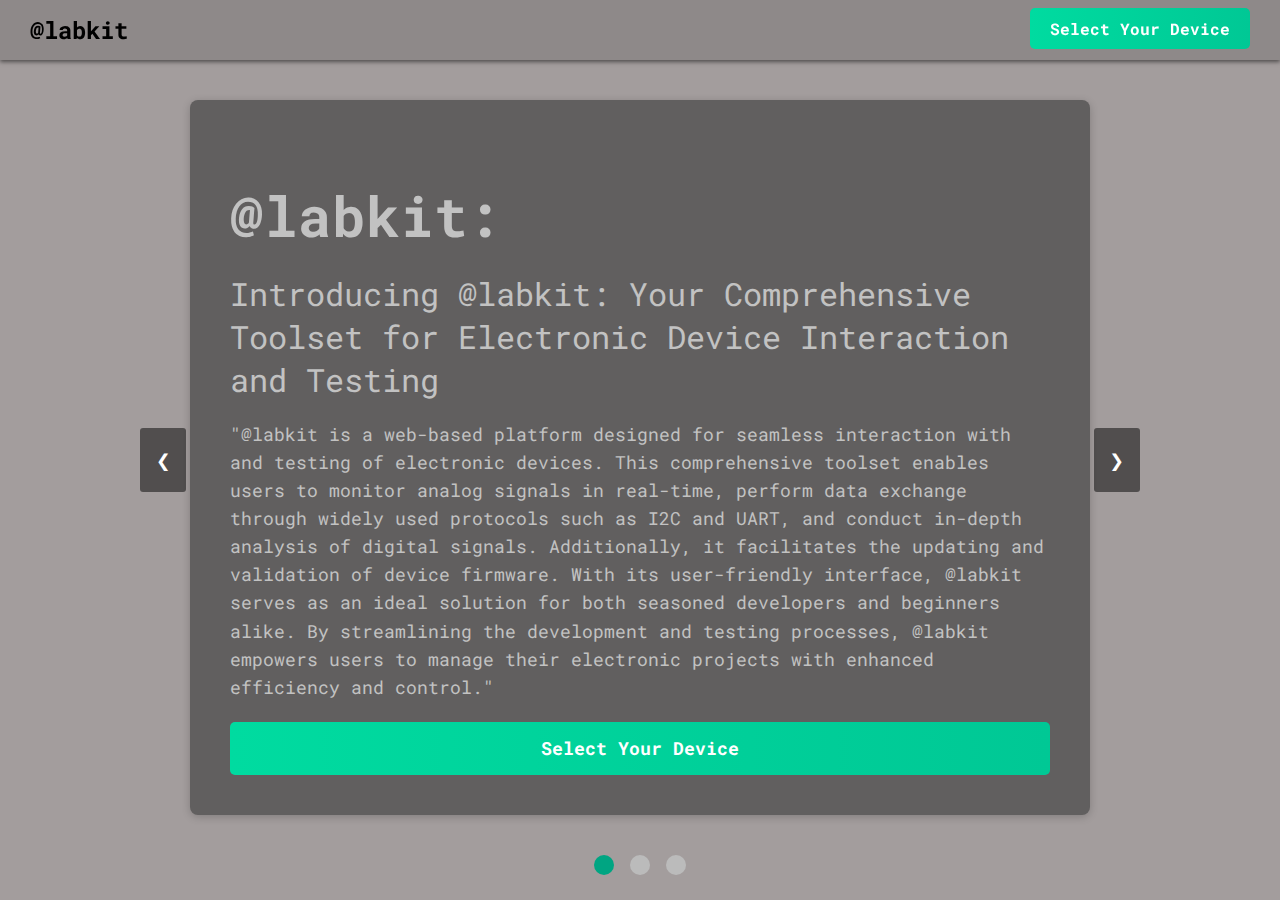
<file: index.html>
<!DOCTYPE html>
<html lang="en">
  <head>
    <meta charset="UTF-8" />
    <meta name="viewport" content="width=device-width, initial-scale=1.0" />
    <title>@labkit: Interactive I2C Interface</title>
    <link rel="shortcut icon" href="/public/favicon.ico" type="image/x-icon" />
    <link rel="icon" href="/public/favicon.ico" type="image/x-icon" />
    <link
      rel="stylesheet"
      href="https://fonts.googleapis.com/css2?family=Roboto+Mono:wght@400;700&display=swap"
    />
    <link rel="stylesheet" href="/public/styles.css" />
  </head>
  <body>
    <nav class="navbar">
      <div class="navbar-logo">
        <a href="index.html">@labkit</a>
      </div>
      <div class="navbar-button">
        <a href="Pages/deviceSelection.html" class="button"
          >Select Your Device</a
        >
      </div>
    </nav>

    <!-- Slideshow container -->
    <div class="slideshow-container">
      <!-- Slide 1 -->
      <div class="mySlide fade">
        <div class="container-slideshow">
          <div class="content">
            <h1>
              @labkit:
              <h2>Introducing @labkit: Your Comprehensive Toolset for Electronic Device Interaction and Testing</h2>
            </h1>
            <p>
              "@labkit is a web-based platform designed for seamless interaction
              with and testing of electronic devices. This comprehensive toolset
              enables users to monitor analog signals in real-time, perform data
              exchange through widely used protocols such as I2C and UART, and
              conduct in-depth analysis of digital signals. Additionally, it
              facilitates the updating and validation of device firmware. With
              its user-friendly interface, @labkit serves as an ideal solution
              for both seasoned developers and beginners alike. By streamlining
              the development and testing processes, @labkit empowers users to
              manage their electronic projects with enhanced efficiency and
              control."
            </p>
            <a href="Pages/deviceSelection.html" class="button"
              >Select Your Device</a
            >
          </div>
        </div>
      </div>

      <!-- Slide 2 -->
      <div class="mySlide fade">
        <div class="container-slideshow">
          <div class="content">
            <h1 style="font-weight: 700; font-size: 3rem;">
              @labkit: Getting Started
              <h2 style="font-weight: 500; font-size: 2rem; margin-top: 10px;">How to Set Up Your Device</h2>
            </h1>
            <p style="font-weight: 400; font-size: 1.1rem; line-height: 1.6;">
              1. <strong>Select Your Device:</strong> Begin by clicking the "Select Your Device" button on the homepage to start the setup process.
            </p>
            <p style="font-weight: 400; font-size: 1.1rem; line-height: 1.6;">
              2. <strong>Choose Your Device:</strong> From the list of available devices, select the one you wish to work with, such as ESP32, RPICO, or Labkit.
            </p>
            <p style="font-weight: 400; font-size: 1.1rem; line-height: 1.6;">
              3. <strong>Install or Validate Labkit Firmware:</strong> Install the Labkit software by clicking the "Flash" button, or validate the existing firmware with the "Validate For Application" option to ensure everything is set up correctly.
            </p>
        
          </div>
        </div>
      </div>
      

      <!-- Slide 3 -->
      <div class="mySlide fade">
        <div class="container-slideshow">
          <div class="content">
            <h1 style="font-weight: 700; font-size: 3rem;">
              @labkit: Next Steps
              <h2 style="font-weight: 500; font-size: 2rem; margin-top: 10px;">Continue Setting Up Your Device</h2>
            </h1>
            <p style="font-weight: 400; font-size: 1.1rem; line-height: 1.6;">
              4. <strong>Check Wi-Fi Connection:</strong> Ensure your device is connected to a Wi-Fi network by clicking "Check Connection." If it's not connected, you can enter your Wi-Fi credentials or switch to a different network if needed.
            </p>
            <p style="font-weight: 400; font-size: 1.1rem; line-height: 1.6;">
              5. <strong>Connect to a Different Network:</strong> If you wish to connect to a different Wi-Fi network or reset your current connection, use the available options to manage your network settings.
            </p>
            <p style="font-weight: 400; font-size: 1.1rem; line-height: 1.6;">
              6. <strong>Access the Application Page:</strong> Once your device is connected and ready, navigate to the application page to choose and use the tool that suits your needs, such as the Analog Signal Reader, I2C Debugger, or Logic Analyzer.
            </p>
            <a href="Pages/deviceSelection.html" class="button" style="font-size: 1.2rem; font-weight: 700; padding: 15px 40px; background-color: #1a1aff; border-radius: 5px; color: #ffffff; text-decoration: none;">Continue</a>
          </div>
        </div>
      </div>
      

      <!-- Next and previous buttons -->
      <a class="prev" onclick="plusSlides(-1)">&#10094;</a>
      <a class="next" onclick="plusSlides(1)">&#10095;</a>

      <!-- Dots indicating current slide -->
      <div class="dot-container">
        <span class="dot" onclick="currentSlide(1)"></span>
        <span class="dot" onclick="currentSlide(2)"></span>
        <span class="dot" onclick="currentSlide(3)"></span>
      </div>
    </div>

    <script>
      let slideIndex = 1;
      showSlides(slideIndex);

      function plusSlides(n) {
        showSlides((slideIndex += n));
      }

      function currentSlide(n) {
        showSlides((slideIndex = n));
      }

      function showSlides(n) {
        let i;
        let slides = document.getElementsByClassName("mySlide");
        let dots = document.getElementsByClassName("dot");
        if (n > slides.length) {
          slideIndex = 1;
        }
        if (n < 1) {
          slideIndex = slides.length;
        }
        for (i = 0; i < slides.length; i++) {
          slides[i].style.display = "none";
        }
        for (i = 0; i < dots.length; i++) {
          dots[i].className = dots[i].className.replace(" active", "");
        }
        slides[slideIndex - 1].style.display = "block";
        dots[slideIndex - 1].className += " active";
      }
    </script>
  </body>
</html>
</file>
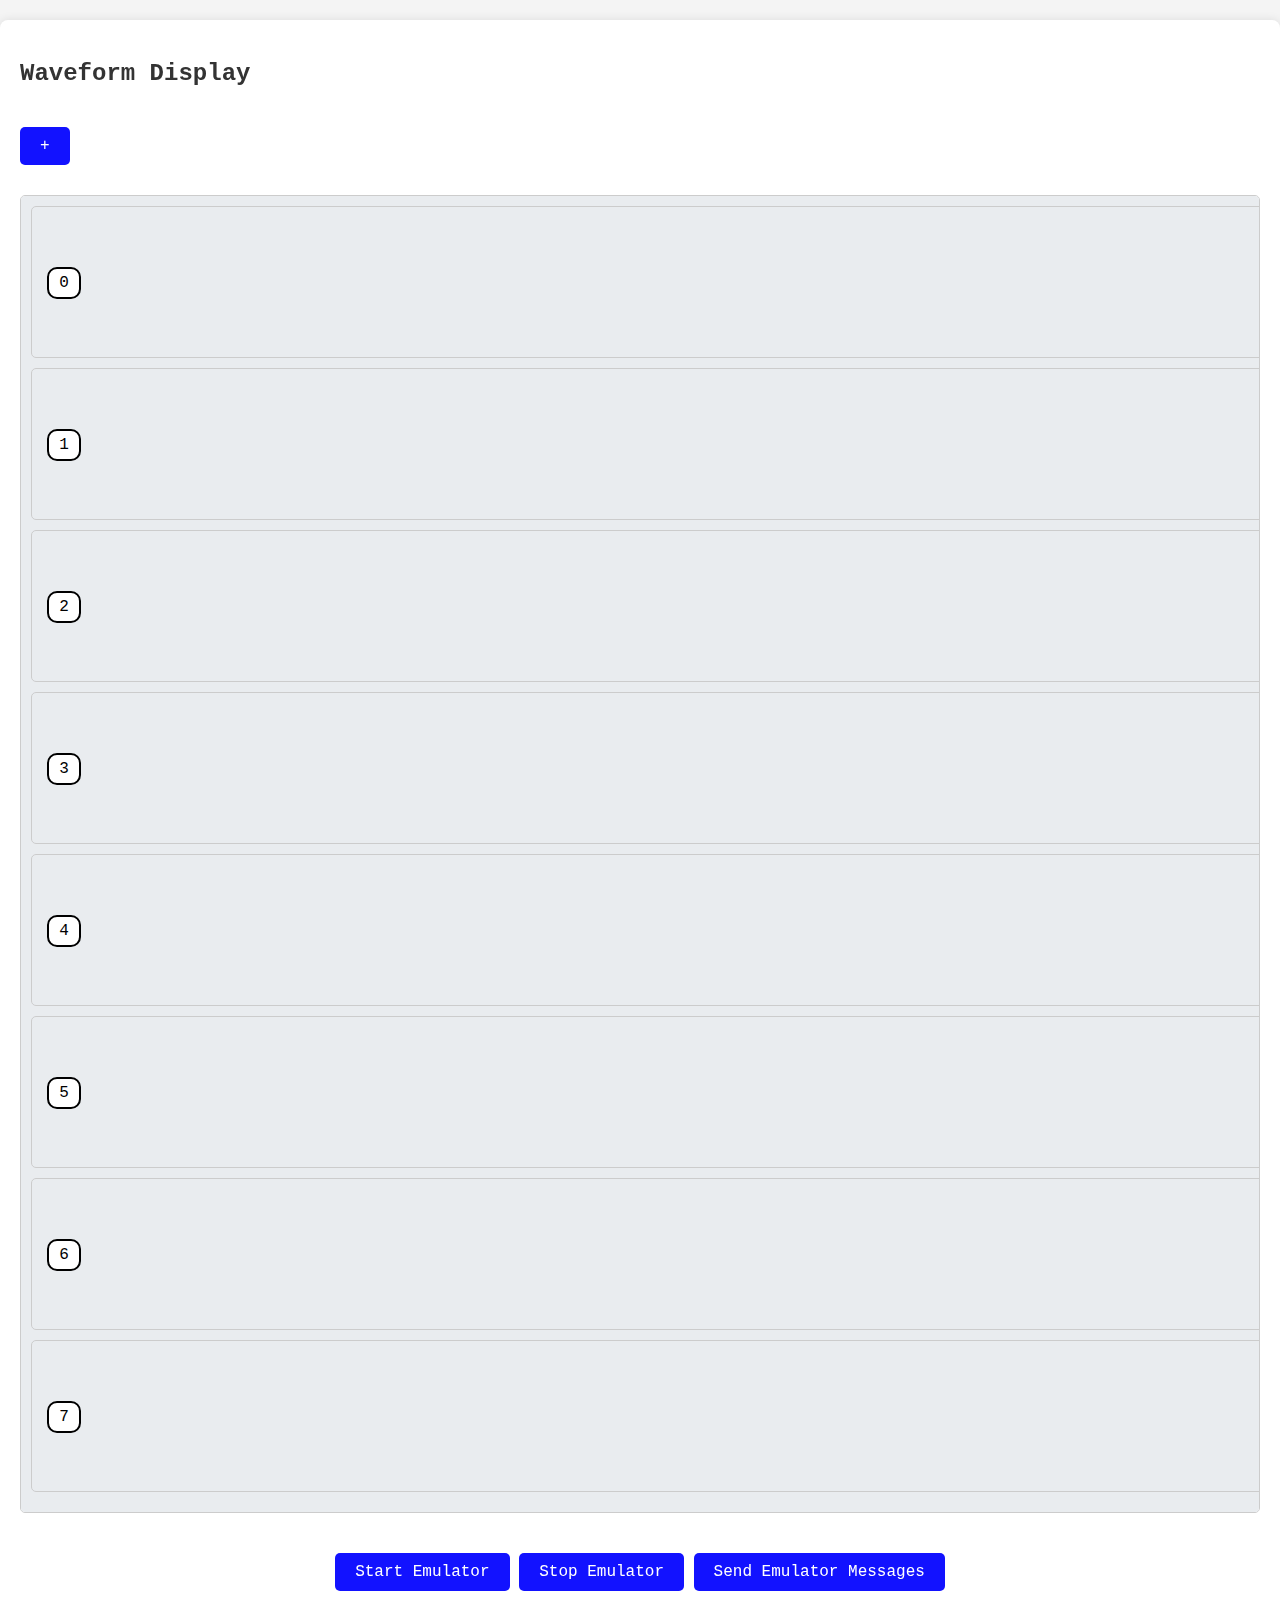
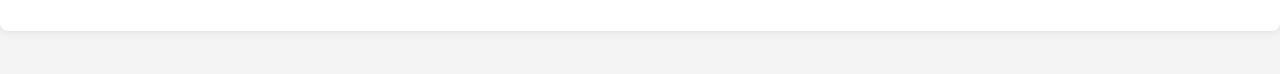
<file: logic-analyzer/index.html>
<!DOCTYPE html>
<html>
<head>
    <title>Waveform Display</title>
    <link rel="stylesheet" href="styles.css" />
</head>
<body>
    <div id="logic-analyzer" class="tab-content active">
        <div id="waveformDisplayContainer2" class="container">
            <h2>Waveform Display</h2>
            
            <!-- Dropdown Button -->
            <div class="dropdown-instructions-container">
                <div class="dropdown">
                    <button id="dropdownButton" class="emulator-button">+</button>
                    <div id="dropdownContent" class="dropdown-content">
                        <div class="option-item" id="i2cDebuggerOption">I2C Debugger</div>
                    </div>
                </div>
                <span id="selectedOptionText" style="margin-left: 10px; font-size: 14px;"></span>
            </div>
            <p id="selectionInstructions" style="display:none; color: red; margin: 0px;">Please select two waveform boxes: first for SCL, then for SDA.</p>

            <!-- Select Button (Initially Hidden) -->
            <button id="selectWaveformButton" class="emulator-button" style="display:none;">Select</button>

            <div id="waveformDisplayContainer" class="waveform-display-container">
                <!-- Waveform Boxes -->
                <div class="waveform-box" socketid="0">
                    <div class="index-label">0</div>
                </div>
                <div class="waveform-box" socketid="1">
                    <div class="index-label">1</div>
                </div>
                <div class="waveform-box" socketid="2">
                    <div class="index-label">2</div>
                </div>
                <div class="waveform-box" socketid="3">
                    <div class="index-label">3</div>
                </div>
                <div class="waveform-box" socketid="4">
                    <div class="index-label">4</div>
                </div>
                <div class="waveform-box" socketid="5">
                    <div class="index-label">5</div>
                </div>
                <div class="waveform-box" socketid="6">
                    <div class="index-label">6</div>
                </div>
                <div class="waveform-box" socketid="7">
                    <div class="index-label">7</div>
                </div>
            </div>
            
            <div class="button-container">
                <button id="startEmulatorButton" class="emulator-button">Start Emulator</button>
                <button id="stopEmulatorButton" class="emulator-button">Stop Emulator</button>
                <button id="sendEmulatorMessagesButton" class="emulator-button">Send Emulator Messages</button>
            </div>
        </div>
    </div>
    <script src="script.js"></script>
</body>
</html>
</file>
<file: public/styles.css>
body {
    font-family: 'Roboto Mono', monospace;
    background-color: #A39D9D;
    margin: 0;
    color: #C2C2C2;
    display: flex;
    justify-content: center;
    align-items: center;
    height: 100vh;
    text-align: left;
}
.container {
    display: flex;
    max-width: 1000px;
    margin: 80px auto 20px;
    padding: 30px;
    background-color: #fff;
    border-radius: 8px;
    box-shadow: 0 2px 4px rgb(0 0 0 / 45%)
}
.content {
    flex: 1;
}
.content h1 {
    font-size: 3.5rem;
    font-weight: 700;
    margin-bottom: 20px;
}
.content h2 {
    font-size: 2rem;
    margin-top: 10px;
    font-weight: 400;
    margin-bottom: 20px;
}
.content p {
    font-size: 1.1rem;
    line-height: 1.6;
    margin-bottom: 20px;
}
.content a {
    text-decoration: none;
    font-size: 1.1rem;
    color: #ffffff;
    display: block;
    margin-top: 10px;
}
.button {
    display: inline-block;
    padding: 15px 40px;
    font-size: 1.2rem;
    font-weight: bold;
    color: #fff;
    text-align: center;
    background: linear-gradient(90deg, #00dba0, #00b58a);
    border: none;
    border-radius: 5px;
    text-decoration: none;
    cursor: pointer;
    position: relative;
    overflow: hidden;
    z-index: 1;
    background-size: 200% 100%;
    transition: background-position 0.4s, color 0.4s;
}
.button:hover {
    background-position: 100% 0;
    color: #fff;
}
.image-container {
    flex: 1;
    display: flex;
    justify-content: center;
    align-items: center;
}
.image-container img {
    max-width: 100%;
    border-radius: 8px;
}
.navbar {
    display: flex;
    justify-content: space-between;
    align-items: center;
    width: 100%;
    padding: 15px 30px;
    background-color: #8e8989;
    
    position: fixed;
    top: 0;
    left: 0;
    z-index: 1000;
    box-shadow: 0 2px 4px rgba(0, 0, 0, 0.5);
    box-sizing: border-box; 
    height: 60px; 
    overflow: visible; 
}

.navbar-logo a {
    font-size: 1.5rem;
    font-weight: bold;
    color: #000000;
    text-decoration: none;
}

.navbar-button .button {
    padding: 10px 20px;
    font-size: 1rem;
    font-weight: bold;
    color: #fff;
    background-color: #00b58a;
    border-radius: 5px;
    text-decoration: none;
    transition: background-color 0.3s;
    white-space: nowrap;
}

.navbar-button .button:hover {
    background-color: #00a582;
}
.app-container {
    display: grid;
    grid-template-columns: repeat(2, 1fr);
    gap: 20px;
}

.app-button {
    display: flex;
    justify-content: center;
    align-items: center;
}

.app-link {
    display: flex;
    justify-content: center;
    align-items: center;
    width: 150px;
    height: 150px;
    text-align: center;
    background-color: #00b58a;
    color: #333;
    text-decoration: none;
    border: 2px solid #333;
    border-radius: 10px;
    font-size: 1.2rem;
    padding: 10px;
    transition: background-color 0.3s, color 0.3s;
}

.app-link span {
    display: block;
}

.app-link:hover {
    background-color: #00dba0;
}
.flash-tool-container {
    display: flex;
    flex-direction: column;
    justify-content: center;
    align-items: center;
    height: 100vh;
}

.flash-link {
    display: flex;
    justify-content: center;
    align-items: center;
    width: 200px;
    height: 80px;
    text-align: center;
    background-color: #00b58a;
    color: #333;
    text-decoration: none;
    border: 2px solid #333;
    border-radius: 10px;
    font-size: 1.2rem;
    padding: 10px;
    margin: 10px 0;
    transition: background-color 0.3s, color 0.3s;
    gap: 5px;
}

.flash-link span {
    display: block;
}

.flash-link:hover {
    background-color: #00dba0;
}

.slideshow-container {
    width: 900px; 
    margin: 0 auto;  
    position: relative;
    height: 700px;    
}

.container-slideshow {
    display: flex;
    flex-direction: column;
    width: 100%;
    height: 100%;
    padding: 40px;
    background-color: #615F5F;
    border-radius: 8px;
    box-shadow: 0 2px 8px rgba(0, 0, 0, 0.2);
    box-sizing: border-box;
}

.prev, .next {
    cursor: pointer;
    position: absolute;
    top: 50%;
    width: auto;
    padding: 16px;
    margin-top: -22px;
    color: white;
    font-weight: bold;
    font-size: 24px;
    transition: 0.6s ease;
    border-radius: 3px;
    user-select: none;
    background-color: rgba(0, 0, 0, 0.5); 
}

.prev {
    left: -50px; 
}

.next {
    right: -50px; 
}

.prev:hover, .next:hover {
    background-color: rgba(0,0,0,0.8);
}

.dot-container {
    text-align: center;
    padding: 20px 0;
    margin-top: 20px;
    max-width: 1200px;
    margin: 20px auto;
}

.dot {
    cursor: pointer;
    height: 20px;  
    width: 20px;  
    margin: 0 3px;
    background-color: #bbb;
    border-radius: 50%;
    display: inline-block;
    transition: background-color 0.6s ease;
}

.active, .dot:hover {
    background-color: #00a582;
}
.mySlide {
    display: none;
    position: relative;
    animation: fadeEffect 0.7s ease-in-out;
}

@keyframes fadeEffect {
    from {opacity: 0;}
    to {opacity: 1;}
}
.message.success {
    color: green;
}

.message.error {
    color: red;
}
</file>
<file: logic-analyzer/styles.css>
/* Disabled waveform box */
.waveform-box.disabled {
  pointer-events: none;
}

.waveform-box.disabled .index-label {
  pointer-events: auto;
  cursor: text;
}

/* Selected waveform box with thicker blue border */
.waveform-box.selected {
  border: 3px solid blue; /* Thicker blue border for selected boxes */
  position: relative; /* For positioning the SCL/SDA labels */
}

/* SCL and SDA labels */
.waveform-box .label-tag {
  position: absolute;
  top: 50%;
  left: 50%;
  transform: translate(-50%, -50%);
  font-size: 20px;
  font-weight: bold;
  color: red;
  pointer-events: none; /* Ensure the label doesn't interfere with clicks */
}

body {
  font-family: "Roboto Mono", monospace;
  background-color: #f4f4f4;
  margin: 0;
  padding: 20px;
  display: flex;
  flex-direction: column;
  align-items: center;
  overflow-x: hidden;
}

.tab-content {
  display: none;
  align-items: center;
  justify-content: space-around;
  width: 100%;
}

.tab-content.active {
  display: flex;
  justify-content: center;
  gap: 20px;
  flex-wrap: wrap;
}

.waveform-display-container {

  align-items: center;
  overflow-y: auto;
  overflow-x: auto;
  border: 1px solid #ccc;
  padding: 10px;
  background-color: #e9ecef;
  border-radius: 5px;
  margin-top: 10px;
  white-space: nowrap;
}

#waveformDisplayContainer2 {
  width: 100%;
}

.container {
  max-width: 100%;
  width: 800px;
  background: white;
  padding: 20px;
  border-radius: 8px;
  box-shadow: 0 0 10px rgba(0, 0, 0, 0.1);
  margin-bottom: 20px;
}

h1, h2 {
  font-family: "Roboto Mono", monospace;
  color: #333;
}

button {
  font-family: "Roboto Mono", monospace;
  background-color: #1212FF;
  color: white;
  border: none;
  padding: 10px 20px;
  margin-bottom: 20px;
  cursor: pointer;
  border-radius: 5px;
  font-size: 16px;
}

button:hover {
  background-color: #0000FF;
}

.emulator-button {
  justify-content: center;
  margin-top: 20px;
  display: inline-block;
}

.waveform-box {
    border: 1px solid #ccc;
    padding: 10px;
    margin-bottom: 10px;
    background-color: #e9ecef;
    border-radius: 5px;
    padding-left: 70px;
    position: relative;
    overflow-x: hidden;
    overflow-y: hidden;
    display: block;
    width: max-content; 
    white-space: nowrap;
    height: 130px;
    min-width: 1700px;
  }
  
  .waveform-row {
    display: flex;
    align-items: center;
    margin-bottom: 10px;
    white-space: nowrap;
}


.button-container {
  text-align: center;
  margin-top: 20px;
}

.index-label {
  position: absolute;
  left: 0;
  top: 40%;
  padding: 5px;
  margin-left: 15px;
  min-width: 20px;
  max-width: 75px;
  height: auto;
  display: flex;
  align-items: center;
  justify-content: center;
  border: 2px solid black;
  border-radius: 10px;
  background-color: white;
  word-wrap: break-word;
  overflow-wrap: break-word;
  white-space: pre-wrap;
}

.hex-box {
  display: inline-block;
  width: 156px;
  height: 40px;
  line-height: 40px;
  text-align: center;
  border: 2px solid #000;
  border-radius: 10px;
  background-color: #f4a261;
  font-weight: bold;
  font-family: "Roboto Mono", monospace;
}

.waveform-label {
  width: 50px;
  font-weight: bold;
}

/* Dropdown container */
.dropdown {
  position: relative;
  display: inline-block;
}

/* Dropdown content (hidden by default) */
.dropdown-content {
  display: none;
  position: absolute;
  background-color: #949494;
  min-width: 160px;
  box-shadow: 0px 8px 16px 0px rgba(0,0,0,0.2);
  z-index: 1;
  border-radius: 5px;
  padding: 10px;
}

/* Show the dropdown content on button hover or click */
.dropdown:hover .dropdown-content,
.dropdown-content.show {
  display: block;
}

/* Option items */
.option-item {
  padding: 10px;
  background-color: #f4a261;
  color: white;
  border-radius: 5px;
  cursor: pointer;
  margin-bottom: 5px;
  text-align: center;
}

.option-item:hover {
  background-color: #e76f51;
}

/* Container to hold dropdown button and instructions */
.dropdown-instructions-container {
  display: flex;
  align-items: center;
}

/* Style for the instructions next to the dropdown */
#selectionInstructions {
  margin-left: 10px;
  font-size: 14px;
}

/* Style for the selected option text */
#selectedOptionText {
  font-size: 14px;
  color: #333;
  font-weight: bold;
}

.addresses {
  border: 1px solid #333;
  background-color: #e9ecef;
  border-radius: 5px;
  padding: 10px;
  margin-bottom: 10px;
  height: 60px;
  display: flex;
  align-items: center;
  justify-content: center;
}

.addresses-container {
  display: flex;
  height: 50px;
  align-items: center;
  overflow-x: auto;
  border: 1px solid #ccc;
  padding: 10px;
  padding-left: 120px;
  background-color: #e9ecef;
  border-radius: 5px;
  margin-top: 10px;
  white-space: nowrap;
  position: relative;
}

.addresses-container .line-box {
  display: inline-block;
  width: 2px;
  height: 40px;
  background-color: grey;
  margin-right: 1px;
}

.addresses-container .hex-box {
  display: inline-block;
  padding: 10px;
  background-color: #f4a261;
  font-weight: 100;
  font-family: "Roboto Mono", monospace;
  color: white;
  border-radius: 5px;
  position: absolute;
  left: 10px;
  font-size: 15px;
  width: 116px;
}

.start-line {
  position: absolute;
  width: 2px;
  height: 100%;
  background-color: orange;
  left: 0;
}
/* ACK/NACK marker styling */
.ack-nack-marker,
.rw-marker {
    position: absolute;
    width: 20px;
    height: 20px;
    border: 2px solid black;
    border-radius: 50%;
    text-align: center;
    line-height: 20px;
}

/* Update for uniform spacing */
.waveform-box .bit {
    width: 20px;
    height: 20px;
    display: inline-block;
    position: relative;
}

.addresses-container .data-box {
  display: inline-block;
  padding: 10px;
  background-color: #f4a261;
  font-weight: 100;
  border: 2px solid #000;
  border-radius: 10px;
  font-family: "Roboto Mono", monospace;
  color: white;
  border-radius: 5px;
  position: absolute;
  left: 10px;
  font-size: 15px;
  width: 136px;
}
.idle-line {
  position: absolute;
  height: 2px;
  background-color: grey;
  top: 50%;
}

.idle-text {
  position: absolute;
  font-size: 12px;
  color: grey;
  top: 25%;
}
.grey-line {
  position: absolute;
  height: 2px;
  background-color: grey;
  top: 50%;
  left: 120px;
}
</file>
